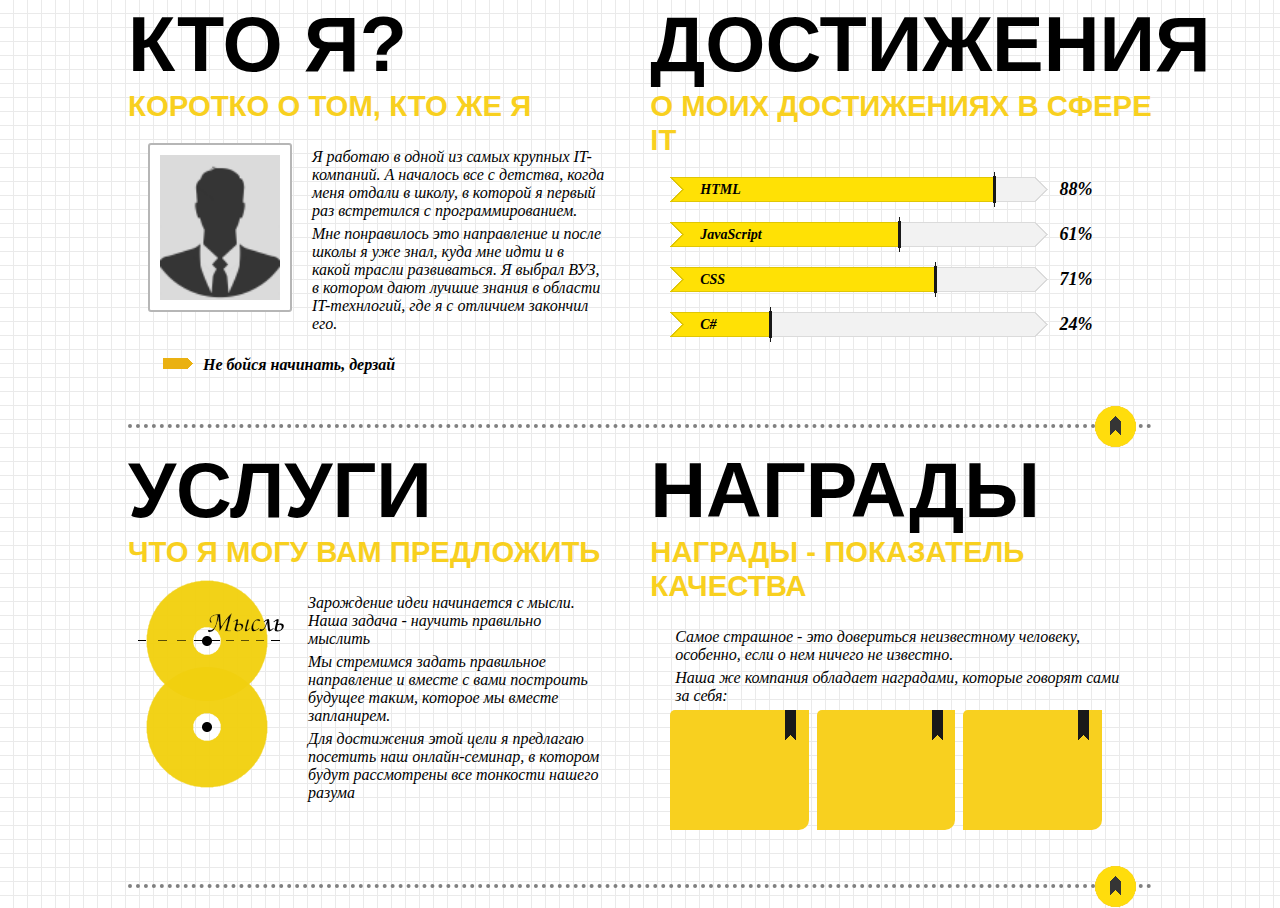
<file: Hello/index.html>
<!DOCTYPE html>
<html lang="en">
<head>
    <meta charset="UTF-8">
    <meta name="viewport" content="width=device-width, initial-scale=1.0">
    <meta http-equiv="X-UA-Compatible" content="ie=edge">
    <link rel="stylesheet" href="css/style.css">
    <title>Обо мне и моих услугах</title>
</head>
<body>
    <div class="content">

        <!-- Первый блок "Кто я?" -->
        
        <div class="block block-left">  
            <h1>Кто я?</h1>
            <h2>Коротко о том, кто же я</h2>
            <div class="img"><img class="my-photo" src="img/photo.png" alt="Мое фото"></div>
            <div class="description">
                <div class="text">
                    <p>Я работаю в одной из самых крупных IT-компаний. А началось все с детства, когда меня отдали
                    в школу, в которой я первый раз встретился с программированием.</p>
                
                    <p>Мне понравилось это направление и
                    после школы я уже знал, куда мне идти и в какой трасли развиваться. Я выбрал ВУЗ, в котором
                    дают лучшие знания в области IT-технлогий, где я с отличием закончил его.</p>
                </div>
                <img src="img/pointer.png" class="quote"><span class="text imp">Не бойся начинать, дерзай</span>
            </div>
            
        </div>
        

        <!-- Второй блок "Мои достижения" -->
        <div class="block block-right">
            <h1>Достижения</h1>
            <h2>О моих достижениях в сфере IT</h2>

            <!-- HTML -->
            <div class="progress">
                <div class="left-progress"></div>
                    <div class="progressbar"><progress value="88" max="100"></progress></div>
                <div class="right-progress"></div>
                
                <!-- Проценты и название -->
                <div class="progress-percent"></div>
                <div class="progress-title">HTML</div>               
            </div>
        

            <!-- JavaScript -->
            <div class="progress">
                <div class="left-progress"></div>
                    <div class="progressbar"><progress value="61" max="100"></progress></div>
                <div class="right-progress"></div>
                    <!-- Проценты и название -->
                <div class="progress-percent"></div>
                <div class="progress-title">JavaScript</div>               
            </div>

            <!-- CSS -->
            <div class="progress">
                <div class="left-progress"></div>
                    <div class="progressbar"><progress value="71" max="100"></progress></div>
                <div class="right-progress"></div>
                    <!-- Проценты и название -->
                <div class="progress-percent"></div>
                <div class="progress-title">CSS</div>               
            </div>

            <!-- C# -->
            <div class="progress">
                <div class="left-progress"></div>
                    <div class="progressbar"><progress value="24" max="100"></progress></div>
                <div class="right-progress"></div>
                <!-- Проценты и название -->
                <div class="progress-percent"></div>
                <div class="progress-title">C#</div>               
            </div>

        </div>
        <script async src="scripts/progress.js"></script>


        <!-- Разделитель блоков -->
        <div class="separator"><a href="#"><img class="up-button" src="img/up.png" alt="Вверх"></a></div>

        <!-- Третий блок "Услуги" -->
        <div class="block block-left">
            <h1>Услуги</h1>
            <h2>Что я могу вам предложить</h2>
            <img src="img/services.png" alt="Описание" class="img-services">
            <div class="description">
                <div class="text">
                    <p>Зарождение идеи начинается с мысли. Наша задача - научить правильно мыслить</p>
                    <p>Мы стремимся задать правильное направление и вместе с вами построить будущее таким, 
                        которое мы вместе запланирем.</p>
                    <p>Для достижения этой цели я предлагаю посетить наш онлайн-семинар, в котором будут 
                        рассмотрены все тонкости нашего разума </p>
                </div>    
            </div>
        </div>

        <!-- Четвертый блок "Награды" -->
        <div class="block block-right">
            <h1>Награды</h1>
            <h2>Награды - показатель качества</h2>
            <div class="description">
                <div class="text">
                    <p>Самое страшное - это довериться неизвестному человеку, особенно, если о нем ничего не известно.</p>
                    <p>Наша же компания обладает наградами, которые говорят сами за себя:</p>
                </div>
                <div class="award"></div>
                <div class="award"></div>
                <div class="award"></div>
            </div>

        </div>

        <!-- Разделитель блоков -->
        <div class="separator"><a href="#"><img class="up-button" src="img/up.png" alt="Вверх"></a></div>


    </div>  
</body>
</html>
</file>
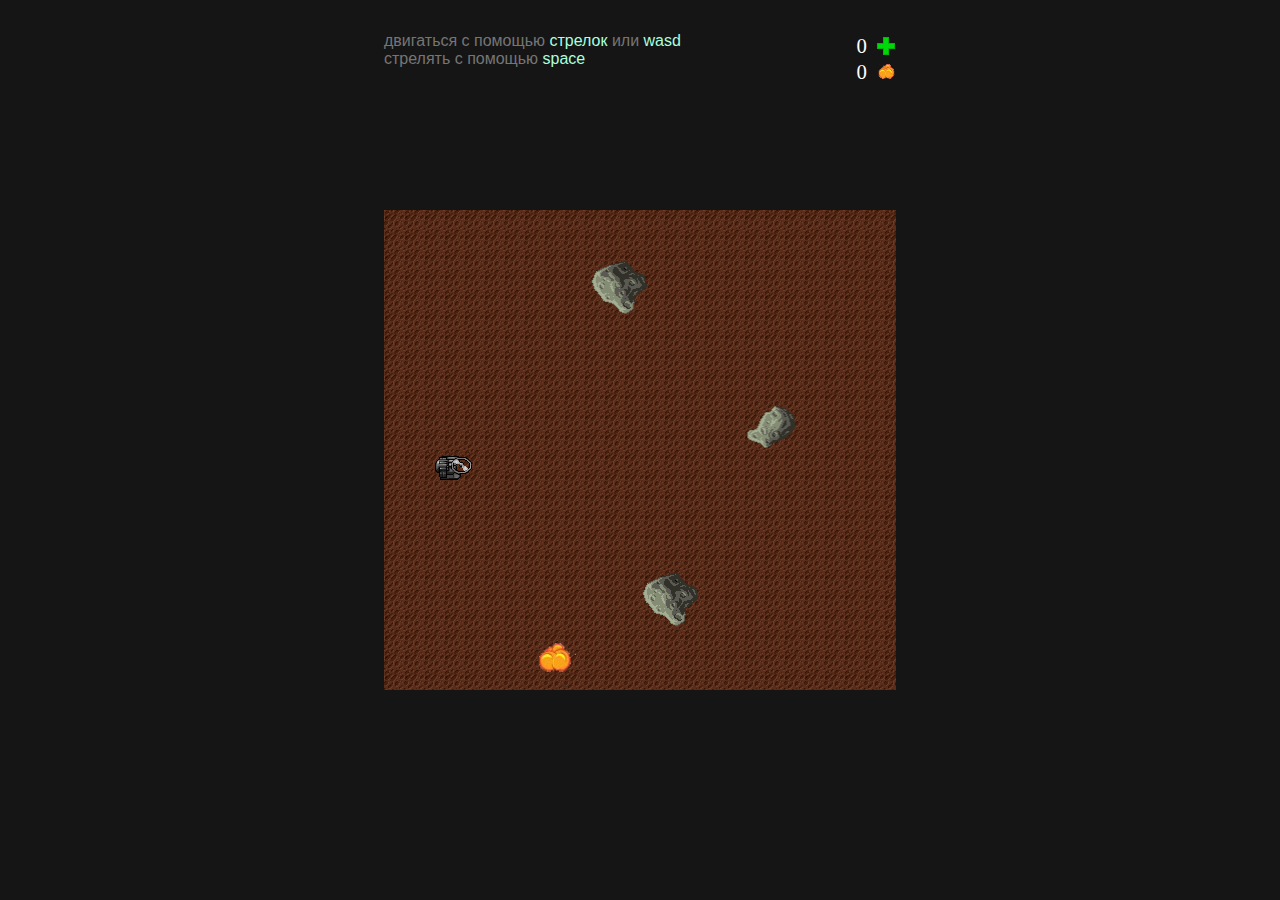
<file: SpaceAssault/index.html>
<!DOCTYPE html>
<html>
<head>
    <meta charset="UTF-8">
    <link rel="stylesheet" href="css/app.css">
    <title>SpaceAssault</title>
    <meta name="description" content="">
    <meta name="viewport" content="width=device-width">
</head>
<body>
    <div id="game-over-overlay"></div>

    <div id="game-over">
        <h1>Конец игры</h1>
        <h2>Ваш счет: <span class="score"></span></h2>
        <h2>Собранно манн: <span class="manna"></span></h2>
        <button id="play-again">Начать снова</button>
    </div>

    <div class="wrapper">
        <div id="instructions">
          <div>
            двигаться с помощью <span class="key">стрелок</span> или <span class="key">wasd</span>
          </div>
          <div>
            стрелять с помощью <span class="key">space</span>
          </div>
        </div>
  
        <div class="scores">
            <div class="score-item"><div class="value score">0</div><img src="img/score.png"></div>
            <div class="score-item"><div class="value manna">0</div><img src="img/manna.png"></div>
        </div>
        
      </div>

      <script type="text/javascript" src="js/resources.js"></script>
      <script type="text/javascript" src="js/input.js"></script>
      <script type="text/javascript" src="js/sprite.js"></script>
      <script type="text/javascript" src="js/app.js"></script>
</body>
</html>
</file>
<file: Hello/css/style.css>
body {
    padding: 0;
    margin: 0;
    background: url('../img/grid.png') 0 0 repeat;
}

/* Основные блоки */
.content {
    margin: 0 auto;
    width: 80%;
}

.content .block {  
    width: 49%;
    margin-bottom: 30px;
}

.content .block-left {
    float: left;
}

.content .block-right {
    float: right;
}


/* Разделитель */

.content .separator {
    clear: both;
    display: block;
    height: 8px;
    width: 100%;
    margin: 10px 0;
    border-top: 4px dotted gray;
    position: relative;
}

.content .separator .up-button {
    position: absolute;
    right: 15px;
    top: -22px;
}


/* Теги в блоках */

.content .block h1 {
    margin: 0;
    padding: 0;
    font-family: 'IMPACT', 'Verdana', sans-serif;
    text-transform: uppercase;
    font-size: 58pt;
    text-align: left;
    font-weight: bold;
}

.content .block h2 {
    margin: 0;
    padding: 0;
    font-family: 'IMPACT', 'Verdana', sans-serif;
    text-transform: uppercase;
    font-size: 22pt;
    font-weight: bold;
    color: rgb(248, 208, 31);
}


/* Раздел кто я */


.content .img {
    display: block;
    margin: 20px;
    padding: 10px;
    background-color: white;
    border: 2px solid rgb(182, 182, 182);
    width: 120px;
    height: 145px;
    border-radius: 3px;
    float: left;
}

.content .img .my-photo {
    width: 100%;
}

.content .description {
    padding: 20px;    
}

.content .text {
    font-style: italic; 
    font-size: 16px;   
    text-align: left;
}

.content .text p {
    margin: 5px;
}

.content img.quote {
    margin-top: 20px;
    margin-left: 15px;
}

.content .imp {
    vertical-align: middle;
    margin-left: 10px;
    font-weight: bold;
}


/* Раздел достижения */

.content .progress {
    position: relative;
    box-sizing: border-box;
    margin: 20px;
    width: 100%;
    font-size: 0;
}

.content .progress {
    position: relative;
    box-sizing: border-box;
    margin: 20px;
    width: 100%;
    font-size: 0;
}

.content .progress .progressbar{
    position: relative;
    display: inline-block;
    height: 25px;
    width: 70%;
}


.content .progress .left-progress {  
    margin: 0;
    height: 25px;
    width: 14px;
    display: inline-block;
    vertical-align: middle;
    background: url('../img/progress/front-left.png') 0 0 no-repeat;
}

.content .progress .right-progress {  
    margin: 0;
    height: 25px;
    width: 14px;
    display: inline-block;
    vertical-align: middle;
    background: url('../img/progress/back-right.png') 0 0 no-repeat;
}

.content .progress progress {    
    margin: 0;
    height: 25px;
    width: 100%;
    display: inline-block;
    vertical-align: middle;
    background: url('../img/progress/back-center.png') 0 0 no-repeat;
}

.content .progress progress::-webkit-progress-bar {
    background: url('../img/progress/back-center.png') 0 0 repeat-x;
}

.content .progress progress::-webkit-progress-value {
    background: url('../img/progress/front-center.png') 0 0 repeat-x;
}

.content .progress .progress-percent {
    margin-left: 10px;
    font-size: 18px;
    display: inline-block;
    vertical-align: middle;
    font-style: italic;
    font-weight: bold;
}

.content .progress .progress-title {
    font-size: 14px;
    position: absolute;
    left: 30px;
    top: 5px;
    font-style: italic;
    font-weight: bold;
}

/* Описание  услуг*/

.content .img-services {
    float: left;
    margin-right: 20px;
}

/* Раздел награды */

.content .award {
    display: inline-block;
    width: 30%;
    min-height: 120px;
    background: rgb(248, 208, 31) url('../img/flag.png') 90% 0 no-repeat;
    margin-right: 4px;
    border-radius: 5px 0 10px 0;
}
</file>
<file: SpaceAssault/css/app.css>
html, body {
    margin: 0;
    padding: 0;
    background-color: #151515;
}

canvas {
    display: block;
    margin: auto;
    position: absolute;
    top: 0;
    bottom: 0;
    left: 0;
    right: 0;
}

.wrapper {
    width: 512px;
    margin: 0 auto;
    margin-top: 2em;
}

#instructions {
    float: left;
    font-family: sans-serif;
    color: #757575;
}

.scores {
    float: right;
    color: white;
    font-size: 1.3em;
}

.scores .value,
.scores img {
    display: inline-block;
    vertical-align: middle;
    margin-left: 10px;
}

.scores .score-item {
    text-align: right;
}

.key {
    color: #aaffdd;
}

#game-over, #game-over-overlay {
    margin: auto;
    width: 512px;
    height: 480px;
    position: absolute;
    top: 0;
    left: 0;
    right: 0;
    bottom: 0;
    z-index: 1;
    display: none;
}

#game-over-overlay {
    background-color: black;
    opacity: .5;
}

#game-over {
    height: 200px;
    text-align: center;
    color: white;
    margin-top: 12%;
}

#game-over h1 {
    font-size: 3em;
    font-family: sans-serif;
}

#game-over h2 {
    font-family: sans-serif;
}

#game-over button {
    font-size: 1.5em;
}

button {
    border-radius: 5px;
    box-shadow: 0 0 10px rgba(165, 165, 165, 0.534);
}
</file>
